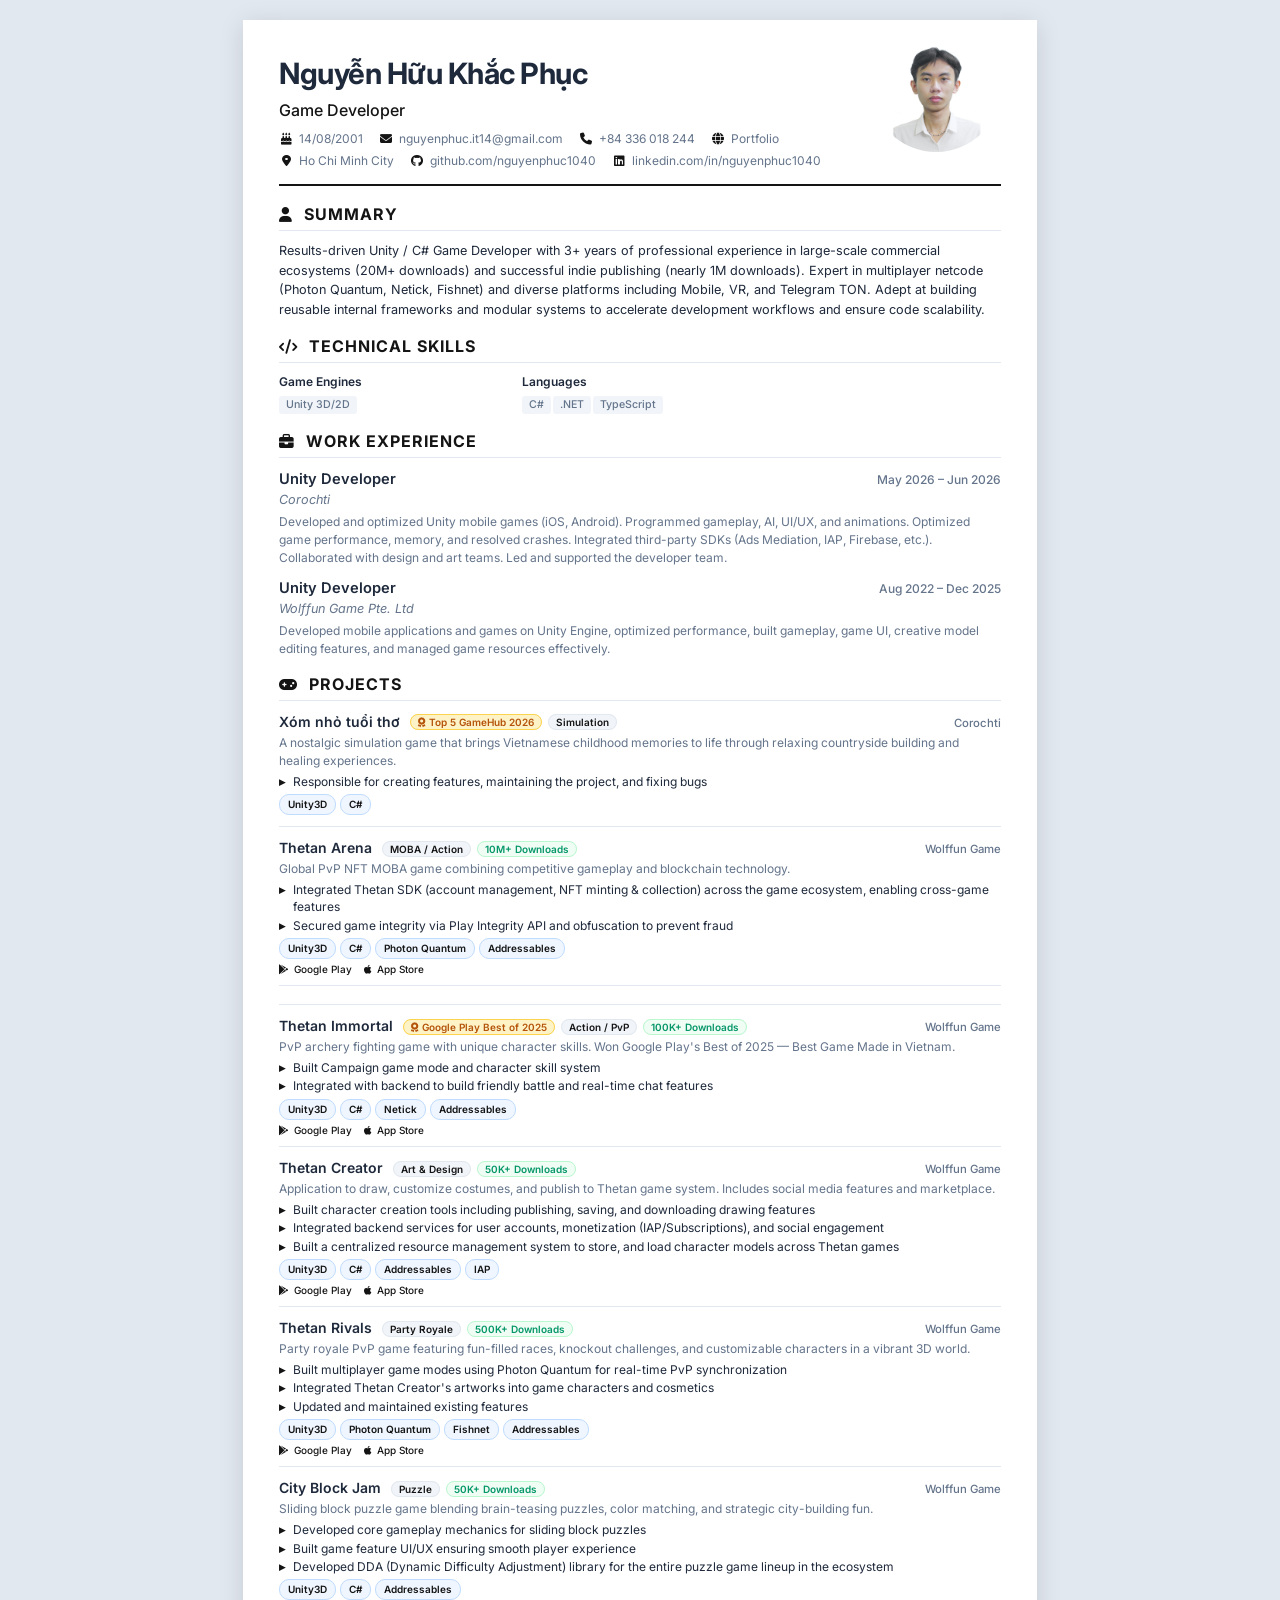
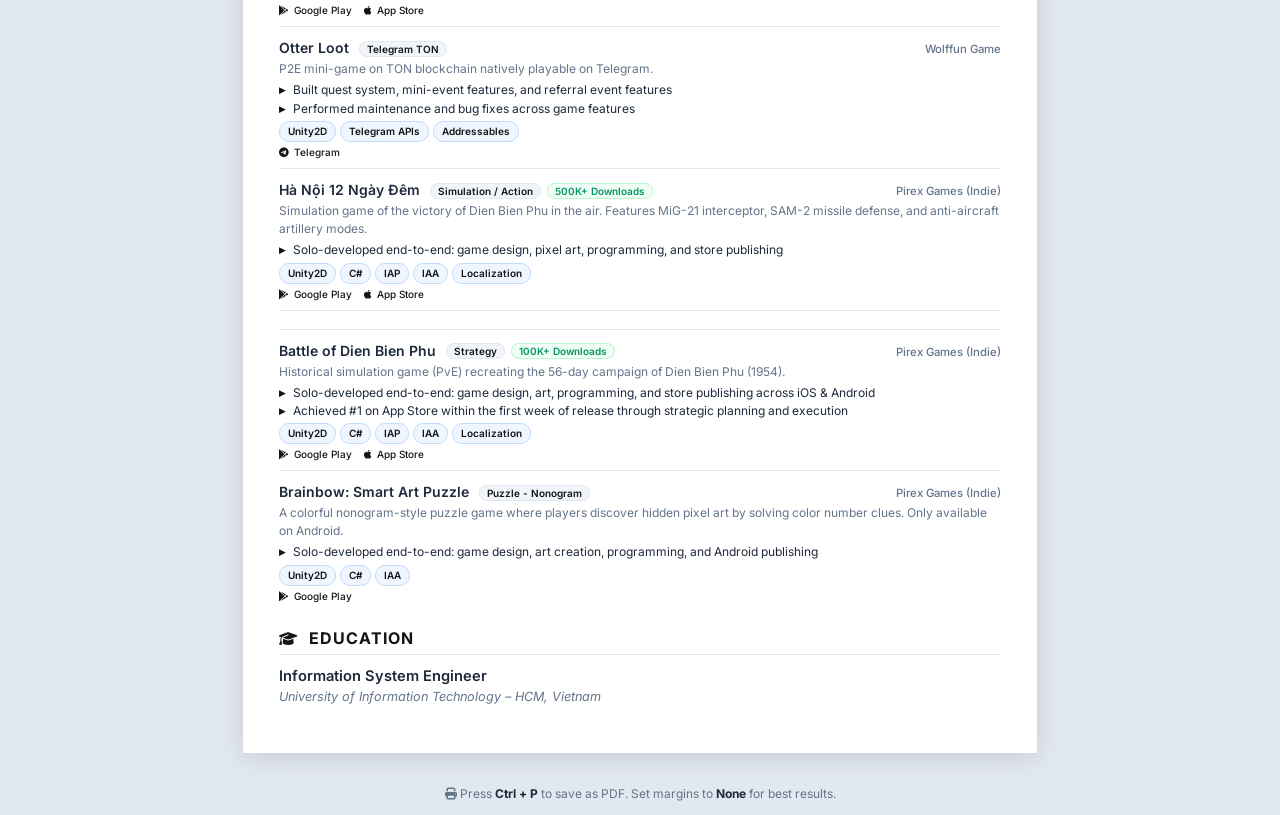
<file: cv.html>
<!DOCTYPE html>
<html lang="en">

<head>
    <meta charset="UTF-8">
    <meta name="viewport" content="width=device-width, initial-scale=1.0">
    <title>Nguyen Huu Khac Phuc - Game Developer CV</title>
    <link rel="icon" href="assets/logo192.png" type="image/png">
    <link href="https://fonts.googleapis.com/css2?family=Inter:wght@300;400;500;600;700&display=swap" rel="stylesheet">
    <link rel="stylesheet" href="https://cdnjs.cloudflare.com/ajax/libs/font-awesome/6.4.0/css/all.min.css">
    <link rel="stylesheet" href="cv-style.css">
</head>

<body>
    <div class="cv-container" id="cv-root"></div>

    <div class="print-hint no-print">
        <p><i class="fas fa-print"></i> Press <strong>Ctrl + P</strong> to save as PDF. Set margins to
            <strong>None</strong> for best results.
        </p>
    </div>

    <script src="cv-data.js"></script>
    <script>
        function renderCV(d) {
            const c = d.contact;
            let html = '';

            // Header
            html += `
            <header class="cv-header">
                <div class="header-main">
                    <div class="header-text">
                        <h1>${d.name}</h1>
                        <p class="title-role">${d.role}</p>
                    </div>
                    <img src="${d.avatar}" alt="Avatar" class="cv-avatar">
                </div>
                <div class="header-contact">
                    <div class="contact-row">
                        <span><i class="fas fa-birthday-cake"></i> ${c.birthday}</span>
                        <a href="mailto:${c.email}"><i class="fas fa-envelope"></i> ${c.email}</a>
                        <a href="tel:${c.phone.replace(/\s/g, '')}"><i class="fas fa-phone"></i> ${c.phone}</a>
                        <a href="${c.portfolio}" target="_blank"><i class="fas fa-globe"></i> Portfolio</a>
                    </div>
                    <div class="contact-row">
                        <span><i class="fas fa-map-marker-alt"></i> ${c.location}</span>
                        <a href="https://${c.github}" target="_blank"><i class="fab fa-github"></i> ${c.github}</a>
                        <a href="https://${c.linkedin}" target="_blank"><i class="fab fa-linkedin"></i> ${c.linkedin}</a>
                    </div>
                </div>
            </header>`;

            // Summary
            html += `
            <section class="cv-section">
                <h2><i class="fas fa-user"></i> Summary</h2>
                <p class="summary-text">${d.summary}</p>
            </section>`;

            // Skills
            html += `
            <section class="cv-section">
                <h2><i class="fas fa-code"></i> Technical Skills</h2>
                <div class="skills-grid">
                    ${Object.entries(d.skills).map(([cat, items]) => `
                    <div class="skill-category">
                        <h4>${cat}</h4>
                        ${items.map(s => `<span>${s}</span>`).join('')}
                    </div>`).join('')}
                </div>
            </section>`;

            // Work Experience
            html += `
            <section class="cv-section">
                <h2><i class="fas fa-briefcase"></i> Work Experience</h2>
                ${d.experience.map(e => `
                <div class="experience-item">
                    <div class="exp-header">
                        <div>
                            <h3>${e.title}</h3>
                            <span class="company">${e.company}</span>
                        </div>
                        <span class="date">${e.date}</span>
                    </div>
                    <p class="exp-desc">${e.desc}</p>
                </div>`).join('')}
            </section>`;

            // Projects
            html += `
            <section class="cv-section">
                <h2><i class="fas fa-gamepad"></i> Projects</h2>
                ${d.projects.map(p => {
                    // Page break sentinel
                    if (p.pageBreak) {
                        return '<div class="project-item page-break"></div>';
                    }

                    let badges = `<span class="badge">${p.badge}</span>`;
                    if (p.award) badges = `<span class="badge award"><i class="fas fa-award"></i> ${p.award}</span>` + badges;
                    if (p.downloads) badges += `<span class="badge downloads">${p.downloads}</span>`;

                    let linksHtml = '';
                    if (p.links) {
                        linksHtml = '<div class="project-links">';
                        if (p.links.googlePlay) linksHtml += `<a href="${p.links.googlePlay}" target="_blank"><i class="fab fa-google-play"></i> Google Play</a>`;
                        if (p.links.appStore) linksHtml += `<a href="${p.links.appStore}" target="_blank"><i class="fab fa-apple"></i> App Store</a>`;
                        if (p.links.telegram) linksHtml += `<a href="${p.links.telegram}" target="_blank"><i class="fab fa-telegram"></i> Telegram</a>`;
                        if (p.links.meta) linksHtml += `<a href="${p.links.meta}" target="_blank"><i class="fas fa-vr-cardboard"></i> Meta Horizon</a>`;
                        linksHtml += '</div>';
                    }

                    return `
                <div class="project-item">
                    <div class="project-header">
                        <h3>${p.name} ${badges}</h3>
                        <span class="company-tag">${p.company}</span>
                    </div>
                    <p class="project-desc">${p.desc}</p>
                    <ul class="responsibilities">
                        ${p.responsibilities.map(r => `<li>${r}</li>`).join('')}
                    </ul>
                    <div class="tech-tags">
                        ${p.tech.map(t => `<span>${t}</span>`).join('')}
                    </div>
                    ${linksHtml}
                </div>`;
                }).join('')}
            </section>`;

            // Education
            html += `
            <section class="cv-section">
                <h2><i class="fas fa-graduation-cap"></i> Education</h2>
                <div class="experience-item">
                    <div class="exp-header">
                        <div>
                            <h3>${d.education.degree}</h3>
                            <span class="company">${d.education.school}</span>
                        </div>
                    </div>
                </div>
            </section>`;

            document.getElementById('cv-root').innerHTML = html;
        }

        renderCV(cvData);
    </script>
</body>

</html>
</file>
<file: cv-style.css>
/* ===== CV Stylesheet ===== */
/* Designed for both screen viewing and Ctrl+P → Save as PDF */

:root {
    --cv-primary: #141414;
    --cv-dark: #1e293b;
    --cv-gray: #64748b;
    --cv-light: #f1f5f9;
    --cv-border: #e2e8f0;
    --cv-accent: #059669;
}

* {
    margin: 0;
    padding: 0;
    box-sizing: border-box;
}

body {
    font-family: 'Inter', -apple-system, BlinkMacSystemFont, sans-serif;
    color: var(--cv-dark);
    background: #e2e8f0;
    font-size: 10pt;
    line-height: 1.5;
    -webkit-print-color-adjust: exact;
    print-color-adjust: exact;
}

.page-break {
    break-before: page;
}

.cv-container {
    max-width: 210mm;
    margin: 20px auto;
    background: white;
    padding: 32px 36px;
    box-shadow: 0 4px 24px rgba(0,0,0,0.12);
}

/* ===== Header ===== */
.cv-header {
    border-bottom: 2.5px solid var(--cv-primary);
    padding-bottom: 14px;
    margin-bottom: 16px;
}

.header-main {
    display: flex;
    justify-content: space-between;
    align-items: center;
    margin-bottom: 8px;
}

.cv-avatar {
    width: 130px;
    height: 130px;
    border-radius: 50%;
    object-fit: cover;
    flex-shrink: 0;
    margin-top: -50px;
    margin-bottom: -50px;
}

.cv-header h1 {
    font-size: 22pt;
    font-weight: 700;
    color: var(--cv-dark);
    letter-spacing: -0.5px;
    margin-bottom: 2px;
}

.title-role {
    font-size: 12pt;
    color: var(--cv-primary);
    font-weight: 500;
}

.header-contact {
    display: flex;
    flex-direction: column;
    gap: 4px;
    position: relative;
    z-index: 10;
}

.contact-row {
    display: flex;
    flex-wrap: wrap;
    gap: 16px;
    font-size: 9pt;
    color: var(--cv-gray);
}

.contact-row a {
    color: var(--cv-gray);
    text-decoration: none;
}

.contact-row a:hover {
    color: var(--cv-primary);
}

.contact-row i {
    color: var(--cv-primary);
    width: 14px;
    text-align: center;
    margin-right: 3px;
    font-size: 9pt;
}

/* ===== Sections ===== */
.cv-section {
    margin-bottom: 14px;
}

.cv-section h2 {
    font-size: 12pt;
    font-weight: 700;
    text-transform: uppercase;
    letter-spacing: 1px;
    color: var(--cv-primary);
    border-bottom: 1.5px solid var(--cv-border);
    padding-bottom: 4px;
    margin-bottom: 10px;
}

.cv-section h2 i {
    margin-right: 6px;
    font-size: 11pt;
}

/* ===== Summary ===== */
.summary-text {
    font-size: 9.5pt;
    color: var(--cv-dark);
    line-height: 1.55;
}

.summary-text strong {
    color: var(--cv-primary);
    font-weight: 600;
}

/* ===== Experience ===== */
.experience-item {
    margin-bottom: 10px;
}

.exp-header {
    display: flex;
    justify-content: space-between;
    align-items: baseline;
}

.exp-header h3 {
    font-size: 11pt;
    font-weight: 600;
    color: var(--cv-dark);
}

.exp-header .company {
    font-size: 9.5pt;
    color: var(--cv-gray);
    font-style: italic;
}

.date {
    font-size: 9pt;
    color: var(--cv-gray);
    font-weight: 500;
    white-space: nowrap;
}

.exp-desc {
    font-size: 9pt;
    color: var(--cv-gray);
    margin-top: 3px;
}

/* ===== Projects ===== */
.project-item {
    margin-bottom: 10px;
    padding-bottom: 8px;
    border-bottom: 1px solid var(--cv-border);
}

.project-item:last-child {
    border-bottom: none;
}

.project-header {
    display: flex;
    justify-content: space-between;
    align-items: baseline;
    margin-bottom: 2px;
}

.project-header h3 {
    font-size: 10.5pt;
    font-weight: 600;
    color: var(--cv-dark);
}

.badge {
    font-size: 7.5pt;
    font-weight: 600;
    background: var(--cv-light);
    color: var(--cv-primary);
    padding: 1px 7px;
    border-radius: 10px;
    border: 1px solid var(--cv-border);
    vertical-align: middle;
    margin-left: 6px;
}

.badge.award {
    background: #fef3c7;
    color: #b45309;
    border-color: #fcd34d;
}

.badge.downloads {
    background: #f0fdf4;
    color: #059669;
    border-color: #bbf7d0;
}

.company-tag {
    font-size: 8.5pt;
    color: var(--cv-gray);
    font-weight: 500;
    white-space: nowrap;
}

.project-desc {
    font-size: 9pt;
    color: var(--cv-gray);
    margin-bottom: 3px;
}

.responsibilities {
    list-style: none;
    padding: 0;
    margin-bottom: 4px;
}

.responsibilities li {
    font-size: 9pt;
    color: var(--cv-dark);
    padding-left: 14px;
    position: relative;
    margin-bottom: 1px;
    line-height: 1.45;
}

.responsibilities li::before {
    content: '▸';
    position: absolute;
    left: 0;
    color: var(--cv-primary);
    font-size: 9pt;
    font-weight: 700;
}

.tech-tags {
    display: flex;
    flex-wrap: wrap;
    gap: 4px;
    margin-bottom: 3px;
}

.tech-tags span {
    font-size: 7.5pt;
    background: #eff6ff;
    color: var(--cv-primary);
    padding: 2px 8px;
    border-radius: 10px;
    font-weight: 600;
    border: 1px solid #bfdbfe;
}

.project-links {
    display: flex;
    gap: 12px;
}

.project-links a {
    font-size: 7.5pt;
    color: var(--cv-primary);
    text-decoration: none;
    font-weight: 500;
}

.project-links a i {
    margin-right: 2px;
}

/* ===== Skills Grid ===== */
.skills-grid {
    display: grid;
    grid-template-columns: repeat(3, 1fr);
    gap: 8px;
}

.skill-category h4 {
    font-size: 9pt;
    font-weight: 600;
    color: var(--cv-dark);
    margin-bottom: 3px;
}

.skill-category span {
    display: inline-block;
    font-size: 8pt;
    background: var(--cv-light);
    color: var(--cv-gray);
    padding: 1px 7px;
    border-radius: 3px;
    margin: 1px 2px 1px 0;
    font-weight: 500;
}

/* ===== Print Hint ===== */
.print-hint {
    text-align: center;
    padding: 12px;
    color: var(--cv-gray);
    font-size: 9pt;
}

.print-hint strong {
    color: var(--cv-dark);
}

/* ===== Print Styles ===== */
@media print {
    body {
        background: white;
        font-size: 9.5pt;
    }

    .cv-container {
        max-width: 100%;
        margin: 0;
        padding: 20px 24px;
        box-shadow: none;
    }

    .no-print {
        display: none !important;
    }

    .project-item {
        break-inside: auto;
    }

    .cv-section {
        break-inside: auto;
    }

    .cv-section h2 {
        break-after: avoid;
    }

    .project-header {
        break-after: avoid;
    }

    a {
        color: inherit !important;
    }

    .project-links a {
        color: var(--cv-primary) !important;
    }
}

@page {
    size: A4;
    margin: 8mm 6mm;
}
</file>
